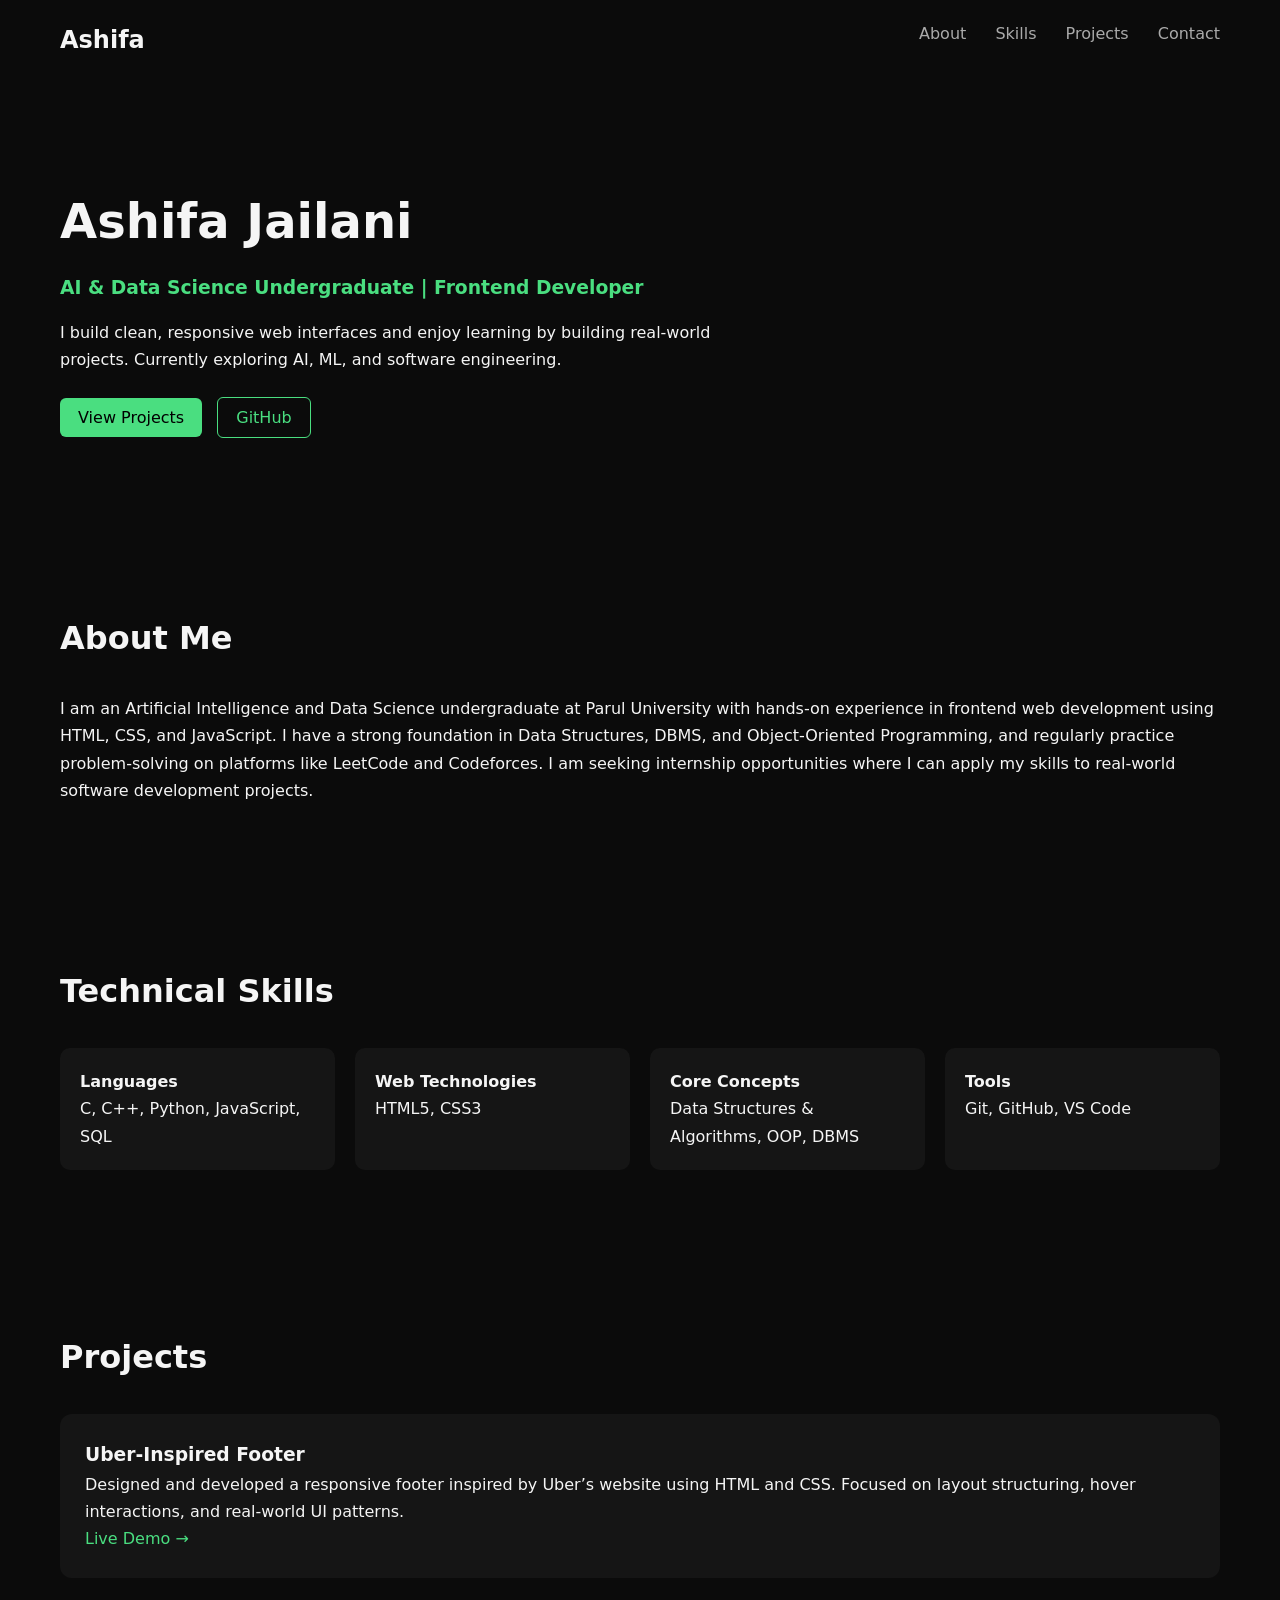
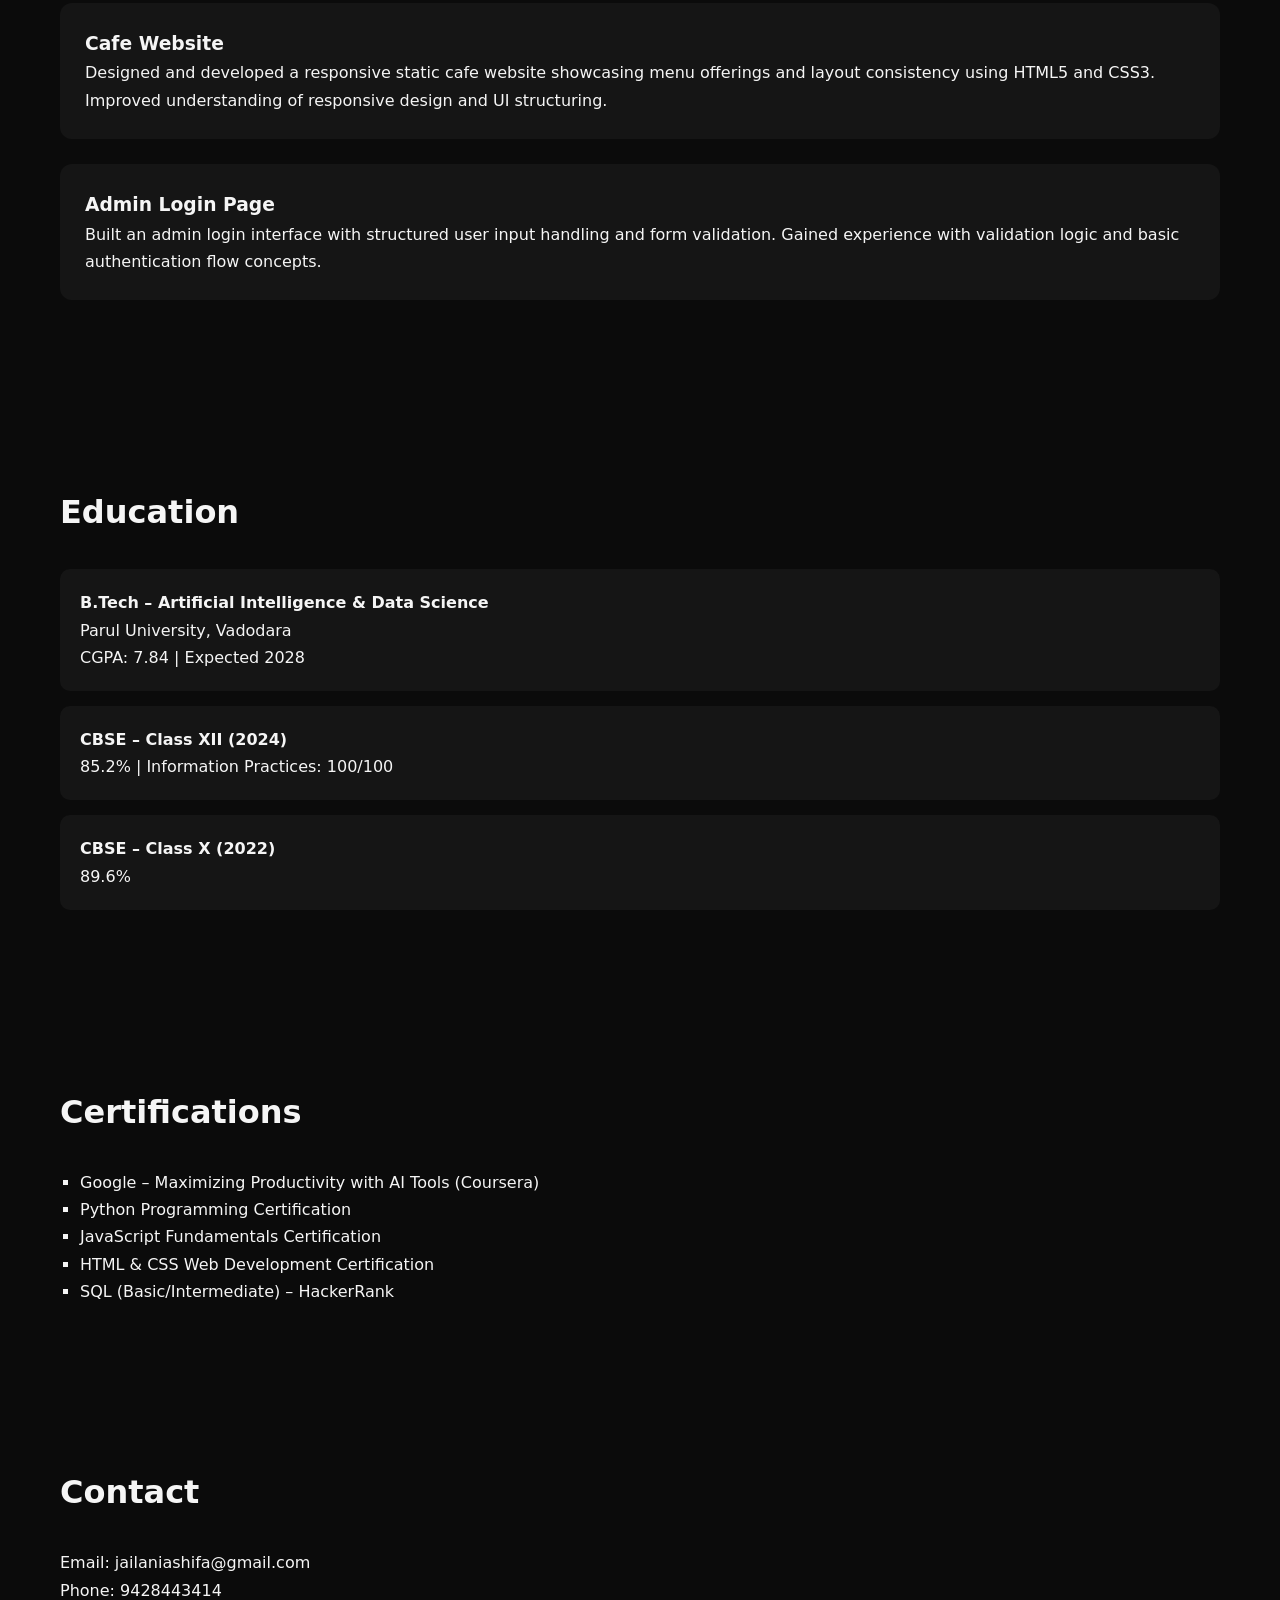
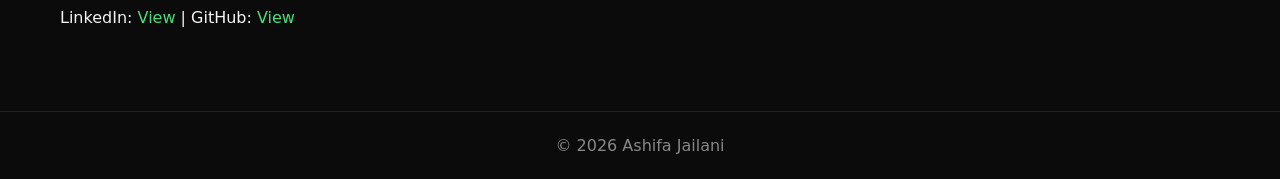
<file: index.html>
<!DOCTYPE html>
<html lang="en">
<head>
  <meta charset="UTF-8" />
  <meta name="viewport" content="width=device-width, initial-scale=1.0"/>
  <title>Ashifa Jailani | AI & Web Developer</title>
  <link rel="stylesheet" href="style.css" />
</head>
<body>

  <!-- NAV -->
  <header>
    <h2 class="logo">Ashifa</h2>
    <nav>
      <a href="#about">About</a>
      <a href="#skills">Skills</a>
      <a href="#projects">Projects</a>
      <a href="#contact">Contact</a>
    </nav>
  </header>

  <!-- HERO -->
  <section class="hero">
    <h1>Ashifa Jailani</h1>
    <h3>AI & Data Science Undergraduate | Frontend Developer</h3>
    <p>
      I build clean, responsive web interfaces and enjoy learning by building
      real-world projects. Currently exploring AI, ML, and software engineering.
    </p>
    <div class="hero-links">
      <a href="#projects" class="btn">View Projects</a>
      <a href="https://github.com/userashi" target="_blank" class="btn outline">GitHub</a>
    </div>
  </section>

  <!-- ABOUT -->
  <section id="about">
    <h2>About Me</h2>
    <p>
      I am an Artificial Intelligence and Data Science undergraduate at Parul University
      with hands-on experience in frontend web development using HTML, CSS, and JavaScript.
      I have a strong foundation in Data Structures, DBMS, and Object-Oriented Programming,
      and regularly practice problem-solving on platforms like LeetCode and Codeforces.
      I am seeking internship opportunities where I can apply my skills to real-world
      software development projects.
    </p>
  </section>

  <!-- SKILLS -->
  <section id="skills">
    <h2>Technical Skills</h2>

    <div class="skills-grid">
      <div>
        <h4>Languages</h4>
        <p>C, C++, Python, JavaScript, SQL</p>
      </div>

      <div>
        <h4>Web Technologies</h4>
        <p>HTML5, CSS3</p>
      </div>

      <div>
        <h4>Core Concepts</h4>
        <p>Data Structures & Algorithms, OOP, DBMS</p>
      </div>

      <div>
        <h4>Tools</h4>
        <p>Git, GitHub, VS Code</p>
      </div>
    </div>
  </section>

  <!-- PROJECTS -->
  <section id="projects">
    <h2>Projects</h2>

    <div class="project-card">
      <h3>Uber-Inspired Footer</h3>
      <p>
        Designed and developed a responsive footer inspired by Uber’s website
        using HTML and CSS. Focused on layout structuring, hover interactions,
        and real-world UI patterns.
      </p>
      <a href="https://userashii.github.io/uber-clone/" target="_blank">
        Live Demo →
      </a>
    </div>

    <div class="project-card">
      <h3>Cafe Website</h3>
      <p>
        Designed and developed a responsive static cafe website showcasing menu
        offerings and layout consistency using HTML5 and CSS3. Improved understanding
        of responsive design and UI structuring.
      </p>
    </div>

    <div class="project-card">
      <h3>Admin Login Page</h3>
      <p>
        Built an admin login interface with structured user input handling and
        form validation. Gained experience with validation logic and basic
        authentication flow concepts.
      </p>
    </div>
  </section>

  <!-- EDUCATION -->
  <section id="education">
    <h2>Education</h2>

    <div class="edu-card">
      <h4>B.Tech – Artificial Intelligence & Data Science</h4>
      <p>Parul University, Vadodara</p>
      <span>CGPA: 7.84 | Expected 2028</span>
    </div>

    <div class="edu-card">
      <h4>CBSE – Class XII (2024)</h4>
      <span>85.2% | Information Practices: 100/100</span>
    </div>

    <div class="edu-card">
      <h4>CBSE – Class X (2022)</h4>
      <span>89.6%</span>
    </div>
  </section>

  <!-- CERTIFICATIONS -->
  <section id="certifications">
    <h2>Certifications</h2>
    <ul>
      <li>Google – Maximizing Productivity with AI Tools (Coursera)</li>
      <li>Python Programming Certification</li>
      <li>JavaScript Fundamentals Certification</li>
      <li>HTML & CSS Web Development Certification</li>
      <li>SQL (Basic/Intermediate) – HackerRank</li>
    </ul>
  </section>

  <!-- CONTACT -->
  <section id="contact">
    <h2>Contact</h2>
    <p>Email: jailaniashifa@gmail.com</p>
    <p>Phone: 9428443414</p>
    <p>
      LinkedIn: <a href="https://www.linkedin.com/in/ashifa-jailani/" target="_blank">View</a> |
      GitHub: <a href="https://github.com/userashi" target="_blank">View</a>
    </p>
  </section>

  <footer>
    <p>© 2026 Ashifa Jailani</p>
  </footer>

</body>
</html>
<!-- trigger github pages -->
</file>
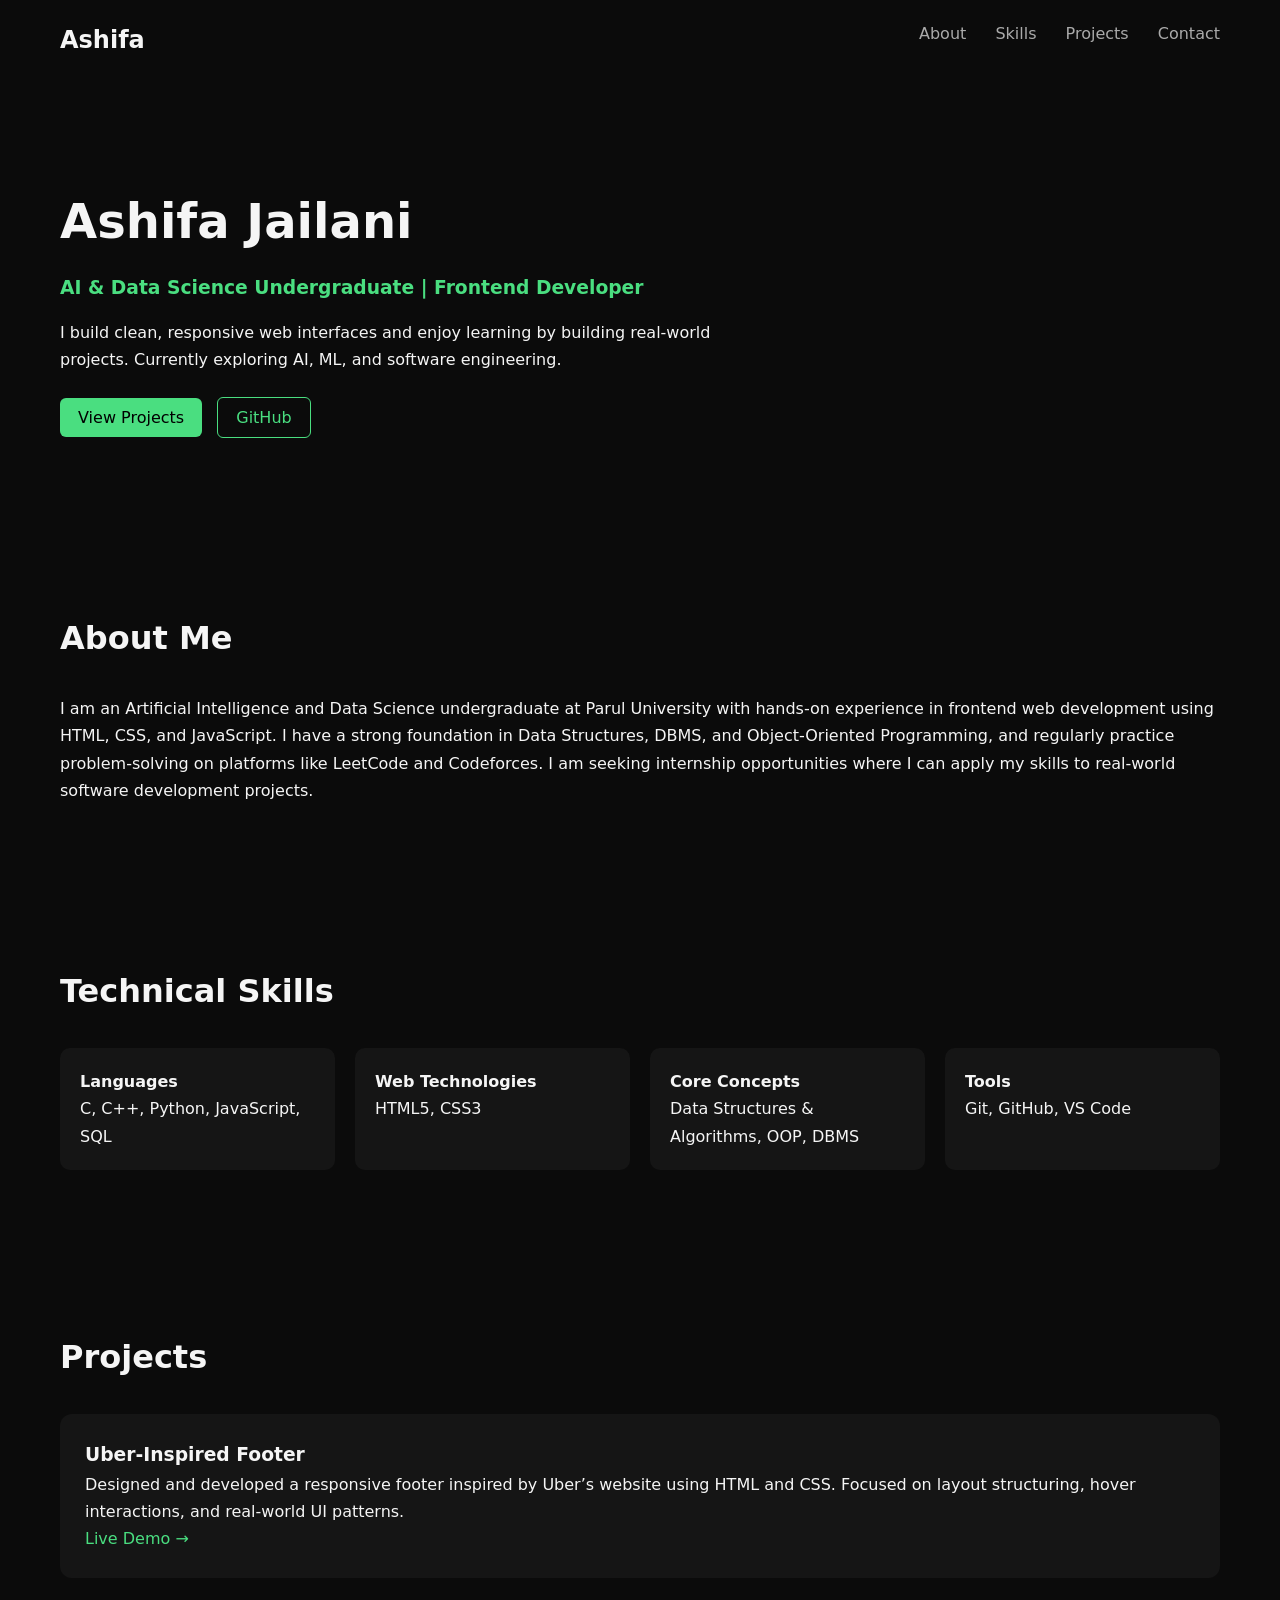
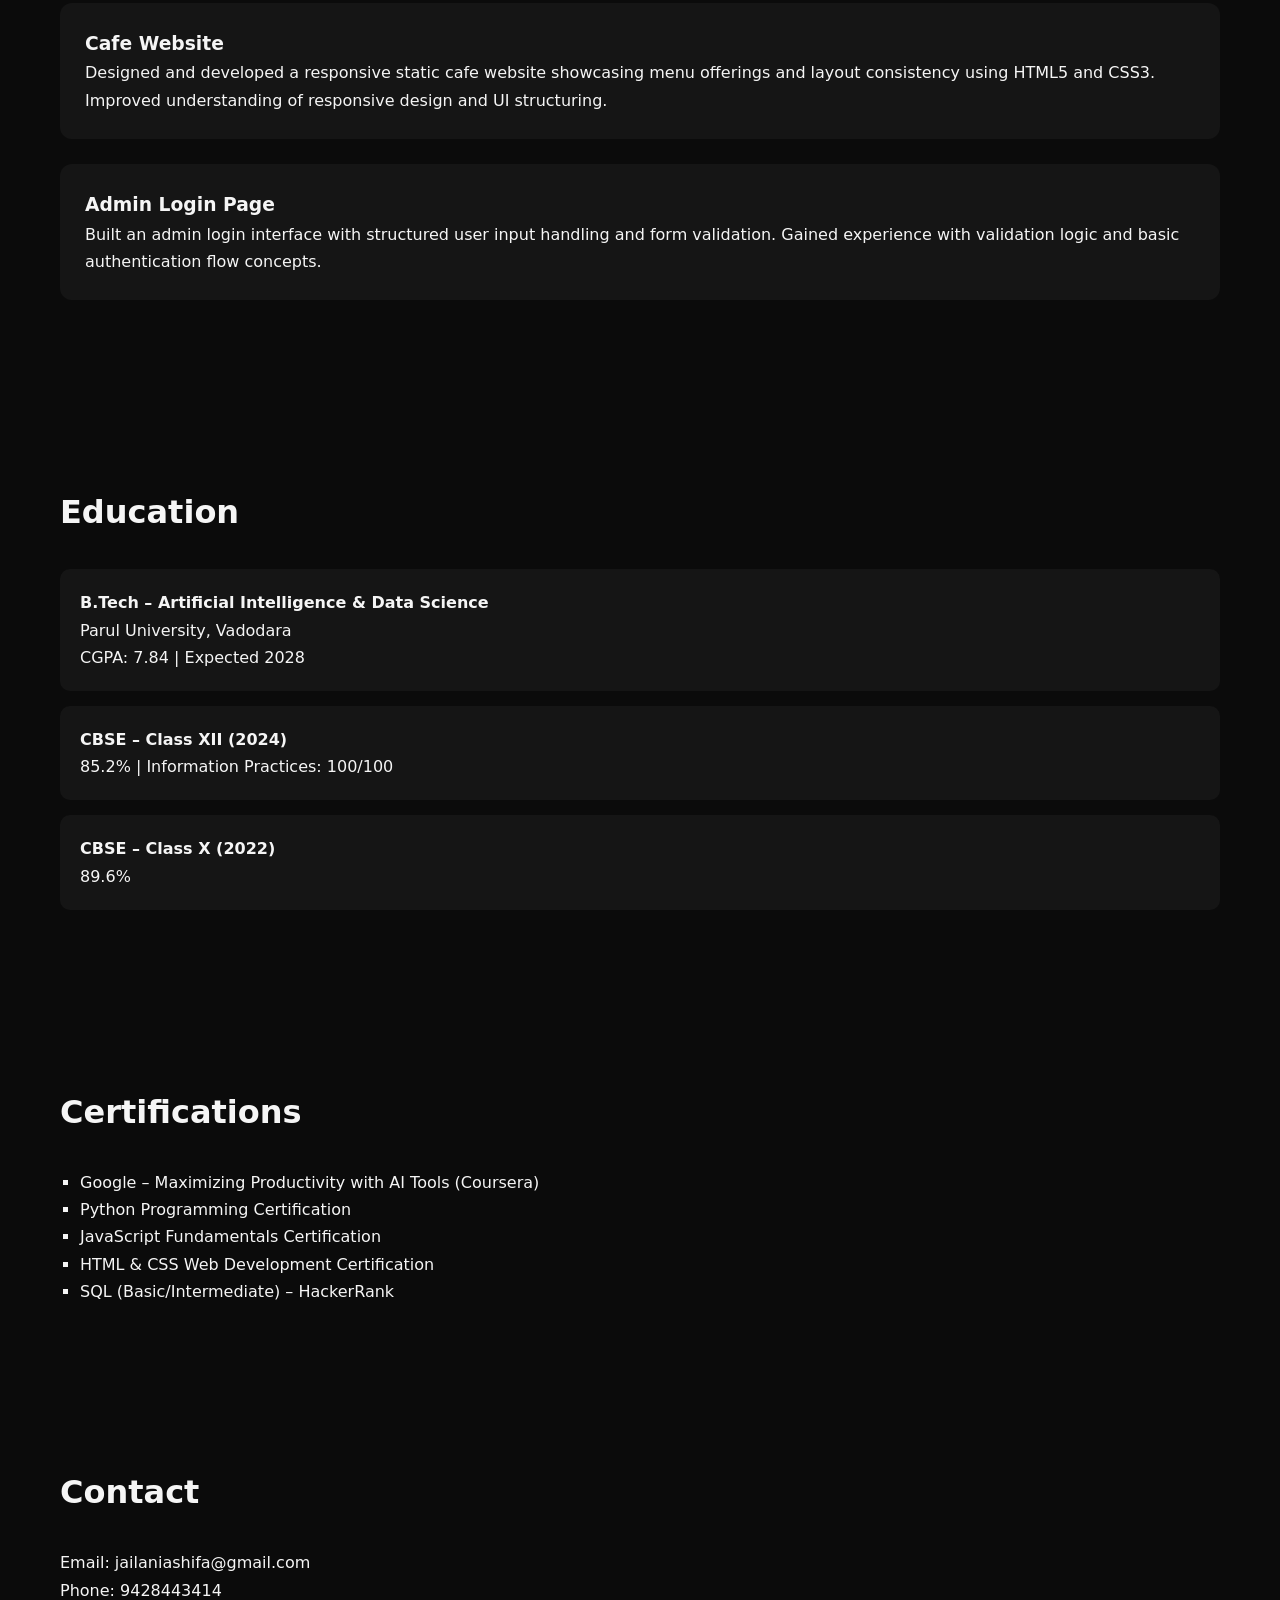
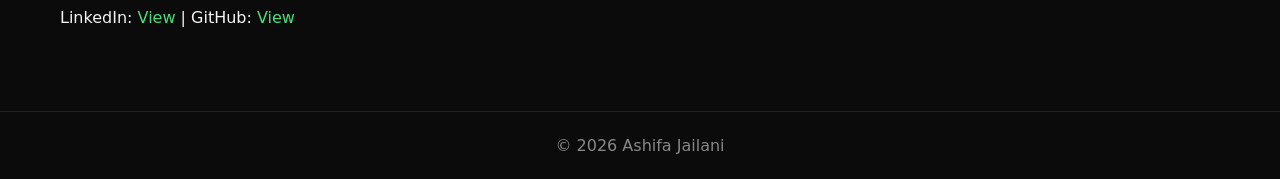
<file: portfolio.html>
<!DOCTYPE html>
<html lang="en">
<head>
  <meta charset="UTF-8" />
  <meta name="viewport" content="width=device-width, initial-scale=1.0"/>
  <title>Ashifa Jailani | AI & Web Developer</title>
  <link rel="stylesheet" href="style.css" />
</head>
<body>

  <!-- NAV -->
  <header>
    <h2 class="logo">Ashifa</h2>
    <nav>
      <a href="#about">About</a>
      <a href="#skills">Skills</a>
      <a href="#projects">Projects</a>
      <a href="#contact">Contact</a>
    </nav>
  </header>

  <!-- HERO -->
  <section class="hero">
    <h1>Ashifa Jailani</h1>
    <h3>AI & Data Science Undergraduate | Frontend Developer</h3>
    <p>
      I build clean, responsive web interfaces and enjoy learning by building
      real-world projects. Currently exploring AI, ML, and software engineering.
    </p>
    <div class="hero-links">
      <a href="#projects" class="btn">View Projects</a>
      <a href="https://github.com/userashi" target="_blank" class="btn outline">GitHub</a>
    </div>
  </section>

  <!-- ABOUT -->
  <section id="about">
    <h2>About Me</h2>
    <p>
      I am an Artificial Intelligence and Data Science undergraduate at Parul University
      with hands-on experience in frontend web development using HTML, CSS, and JavaScript.
      I have a strong foundation in Data Structures, DBMS, and Object-Oriented Programming,
      and regularly practice problem-solving on platforms like LeetCode and Codeforces.
      I am seeking internship opportunities where I can apply my skills to real-world
      software development projects.
    </p>
  </section>

  <!-- SKILLS -->
  <section id="skills">
    <h2>Technical Skills</h2>

    <div class="skills-grid">
      <div>
        <h4>Languages</h4>
        <p>C, C++, Python, JavaScript, SQL</p>
      </div>

      <div>
        <h4>Web Technologies</h4>
        <p>HTML5, CSS3</p>
      </div>

      <div>
        <h4>Core Concepts</h4>
        <p>Data Structures & Algorithms, OOP, DBMS</p>
      </div>

      <div>
        <h4>Tools</h4>
        <p>Git, GitHub, VS Code</p>
      </div>
    </div>
  </section>

  <!-- PROJECTS -->
  <section id="projects">
    <h2>Projects</h2>

    <div class="project-card">
      <h3>Uber-Inspired Footer</h3>
      <p>
        Designed and developed a responsive footer inspired by Uber’s website
        using HTML and CSS. Focused on layout structuring, hover interactions,
        and real-world UI patterns.
      </p>
      <a href="https://userashii.github.io/uber-clone/" target="_blank">
        Live Demo →
      </a>
    </div>

    <div class="project-card">
      <h3>Cafe Website</h3>
      <p>
        Designed and developed a responsive static cafe website showcasing menu
        offerings and layout consistency using HTML5 and CSS3. Improved understanding
        of responsive design and UI structuring.
      </p>
    </div>

    <div class="project-card">
      <h3>Admin Login Page</h3>
      <p>
        Built an admin login interface with structured user input handling and
        form validation. Gained experience with validation logic and basic
        authentication flow concepts.
      </p>
    </div>
  </section>

  <!-- EDUCATION -->
  <section id="education">
    <h2>Education</h2>

    <div class="edu-card">
      <h4>B.Tech – Artificial Intelligence & Data Science</h4>
      <p>Parul University, Vadodara</p>
      <span>CGPA: 7.84 | Expected 2028</span>
    </div>

    <div class="edu-card">
      <h4>CBSE – Class XII (2024)</h4>
      <span>85.2% | Information Practices: 100/100</span>
    </div>

    <div class="edu-card">
      <h4>CBSE – Class X (2022)</h4>
      <span>89.6%</span>
    </div>
  </section>

  <!-- CERTIFICATIONS -->
  <section id="certifications">
    <h2>Certifications</h2>
    <ul>
      <li>Google – Maximizing Productivity with AI Tools (Coursera)</li>
      <li>Python Programming Certification</li>
      <li>JavaScript Fundamentals Certification</li>
      <li>HTML & CSS Web Development Certification</li>
      <li>SQL (Basic/Intermediate) – HackerRank</li>
    </ul>
  </section>

  <!-- CONTACT -->
  <section id="contact">
    <h2>Contact</h2>
    <p>Email: jailaniashifa@gmail.com</p>
    <p>Phone: 9428443414</p>
    <p>
      LinkedIn: <a href="https://www.linkedin.com/in/ashifa-jailani/" target="_blank">View</a> |
      GitHub: <a href="https://github.com/userashi" target="_blank">View</a>
    </p>
  </section>

  <footer>
    <p>© 2026 Ashifa Jailani</p>
  </footer>

</body>
</html>
<!-- trigger github pages -->
</file>
<file: style.css>
* {
  margin: 0;
  padding: 0;
  box-sizing: border-box;
  font-family: system-ui, sans-serif;
}

body {
  background: #0b0b0b;
  color: #f5f5f5;
  line-height: 1.7;
}

/* NAV */
header {
  display: flex;
  justify-content: space-between;
  padding: 20px 60px;
}

.logo {
  font-weight: 600;
}

nav a {
  margin-left: 24px;
  color: #aaa;
  text-decoration: none;
}

nav a:hover {
  color: #fff;
}

/* HERO */
.hero {
  padding: 100px 60px;
  max-width: 900px;
}

.hero h1 {
  font-size: 48px;
}

.hero h3 {
  color: #4ade80;
  margin: 10px 0;
}

.hero p {
  max-width: 700px;
  margin-top: 15px;
}

.hero-links {
  margin-top: 30px;
}

.btn {
  background: #4ade80;
  color: #000;
  padding: 10px 18px;
  border-radius: 6px;
  text-decoration: none;
  margin-right: 10px;
}

.btn.outline {
  background: transparent;
  border: 1px solid #4ade80;
  color: #4ade80;
}

/* SECTIONS */
section {
  padding: 80px 60px;
}

section h2 {
  margin-bottom: 30px;
  font-size: 32px;
}

/* SKILLS */
.skills-grid {
  display: grid;
  grid-template-columns: repeat(auto-fit, minmax(220px, 1fr));
  gap: 20px;
}

.skills-grid div {
  background: #151515;
  padding: 20px;
  border-radius: 10px;
}

/* PROJECTS */
.project-card {
  background: #151515;
  padding: 25px;
  border-radius: 12px;
  margin-bottom: 25px;
}

.project-card a {
  color: #4ade80;
  text-decoration: none;
}

/* EDUCATION */
.edu-card {
  background: #151515;
  padding: 20px;
  border-radius: 10px;
  margin-bottom: 15px;
}

/* CERTIFICATIONS */
#certifications ul {
  list-style: square;
  padding-left: 20px;
}

/* CONTACT */
#contact a {
  color: #4ade80;
  text-decoration: none;
}

/* FOOTER */
footer {
  text-align: center;
  padding: 20px;
  border-top: 1px solid #222;
  color: #888;
}
</file>
